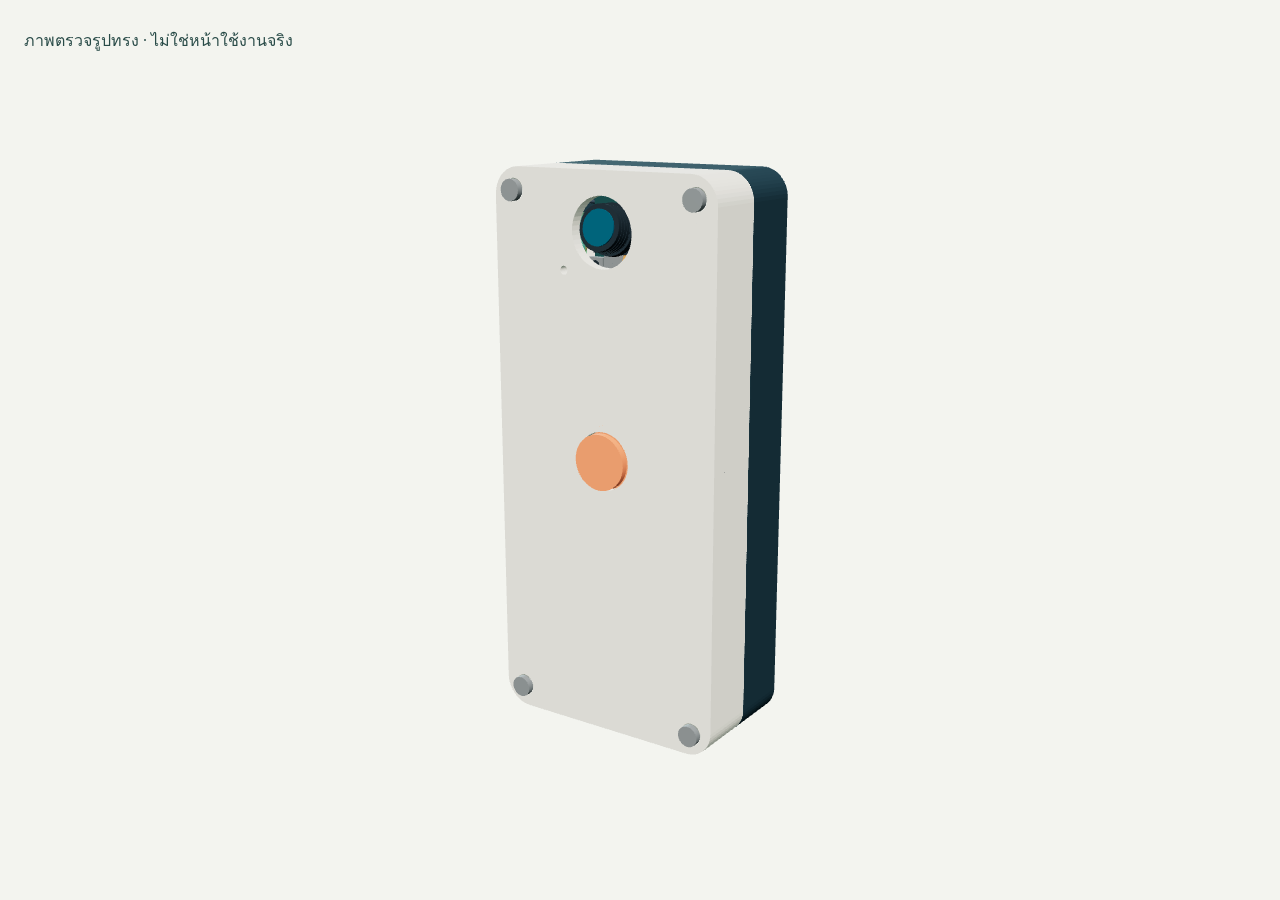
<file: case3d/work/preview-local.html>
<!doctype html><html lang="th"><meta charset="utf-8"><title>ภาพตรวจโมเดลภายในเครื่อง</title><style>body{margin:0;background:#f3f4ef}canvas{display:block}p{position:absolute;top:12px;left:24px;font:16px Tahoma;color:#294b48}</style><p>ภาพตรวจรูปทรง · ไม่ใช่หน้าใช้งานจริง</p><script src="config.js"></script><script type="module">
import * as THREE from './vendor/three.module.js';import {makeShell} from './shell-geometry.js';
const {buildDevice}=new Function('THREE','CONFIG','makeShell',await(await fetch('model.js')).text()+'\nreturn {buildDevice};')(THREE,window.CONFIG,makeShell);
const state={version:'v2',variant:'clip',battery:1200,angle:10,fov:false},scene=new THREE.Scene(),camera=new THREE.PerspectiveCamera(36,innerWidth/innerHeight,.1,2000),renderer=new THREE.WebGLRenderer({antialias:true});renderer.setSize(innerWidth,innerHeight);renderer.setClearColor('#f3f4ef');renderer.outputColorSpace=THREE.SRGBColorSpace;renderer.toneMapping=THREE.ACESFilmicToneMapping;document.body.append(renderer.domElement);scene.add(new THREE.HemisphereLight('#ffffff','#75847c',2.6));const light=new THREE.DirectionalLight('#fff8ed',3.1);light.position.set(90,180,160);scene.add(light);const fill=new THREE.DirectionalLight('#bce3e4',1.9);fill.position.set(-150,40,-100);scene.add(fill);
let device;function rebuild(view='iso'){if(device){device.root.traverse(o=>{o.geometry?.dispose();});scene.remove(device.root);}device=buildDevice(state,false);scene.add(device.root);if(view==='solder'){device.parts.front.visible=device.parts.cap.visible=device.parts.hardware.visible=false;device.root.traverse(o=>{if(o.userData.sense||o.userData.ribbon||o.name==='v2-sd-foam')o.visible=false;});camera.position.set(-30,device.p.boardY+14,62);camera.lookAt(-4,device.p.boardY-1,-3);}else if(view==='inside'){device.parts.front.visible=device.parts.cap.visible=device.parts.hardware.visible=false;camera.position.set(75,55,155);camera.lookAt(0,0,0);}else if(view==='front'){const y=device.p.boardY+1;camera.position.set(0,y,175);camera.lookAt(0,y,0);}else{camera.position.set(135,65,200);camera.lookAt(0,0,0);}renderer.render(scene,camera);}
rebuild();window.__viewer={state,renderer,rebuild,get device(){return device;}};window.__viewerReady=true;
</script></html>
</file>
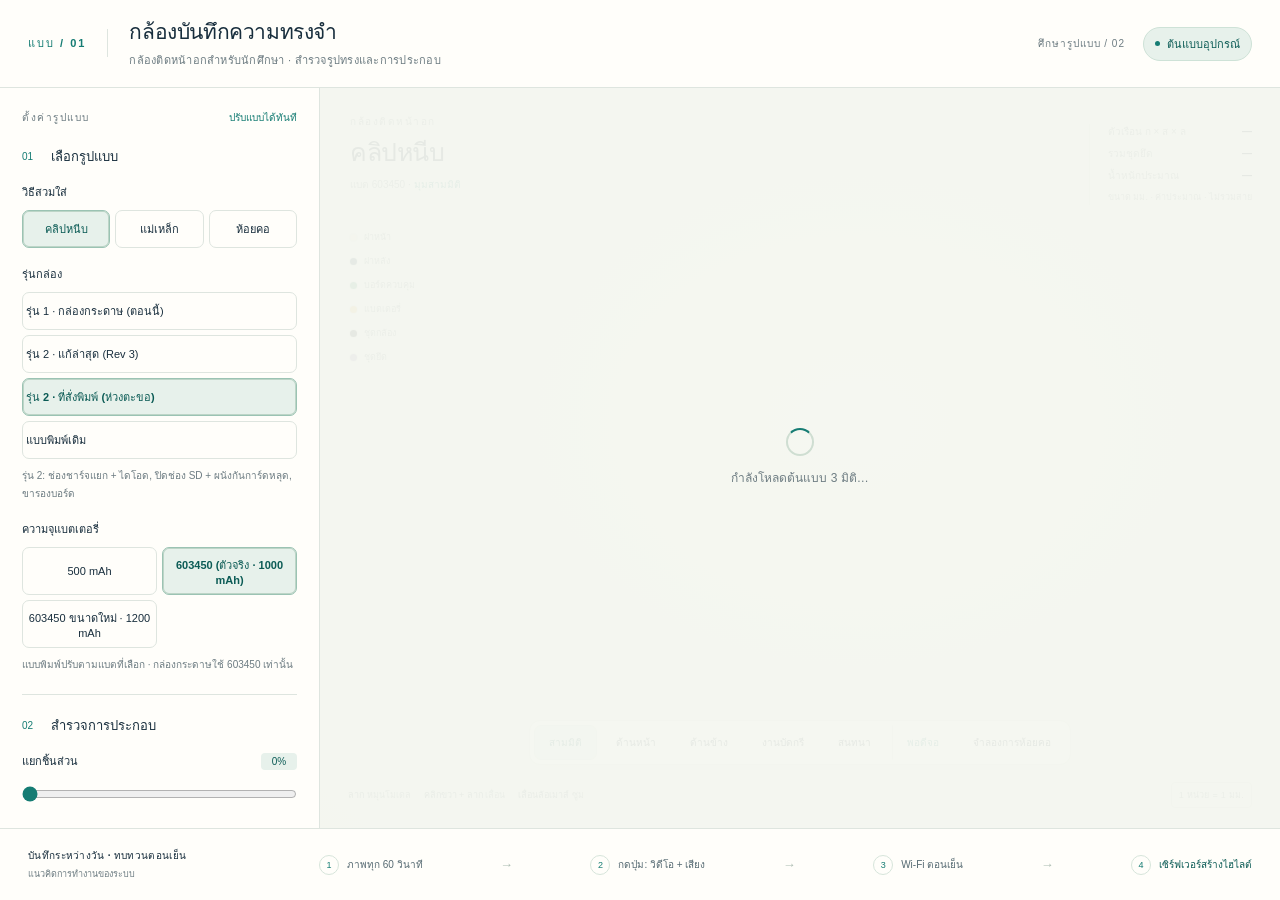
<file: case3d/work/ui-shell.html>
<!doctype html>
<html lang="th">
<head>
  <meta charset="utf-8">
  <meta name="viewport" content="width=device-width, initial-scale=1">
  <meta name="color-scheme" content="light">
  <title>กล้องบันทึกความทรงจำ — ต้นแบบติดหน้าอก</title>
  <!-- CONFIG_INSERT -->
  <style>
    :root{--paper:#f7f8f4;--panel:#fffefa;--ink:#182e3d;--muted:#6d7c82;--line:#dee5df;--teal:#157c73;--teal-dark:#0b5b55;--teal-soft:#e7f1eb;--amber:#a37332;--radius:12px;--shadow:0 5px 20px #18352d08;font-family:"Segoe UI",Tahoma,sans-serif;color:var(--ink);background:var(--paper);font-synthesis:none}
    select{width:100%;min-height:40px;margin-bottom:14px;border:1px solid #ccd6cf;background:#fffefa;border-radius:5px;font:12px Tahoma}.dimension-label{font-size:10px!important;padding:3px 5px!important;border-color:#8ba9af!important;box-shadow:none!important}.joint-label{font-size:11px!important;padding:3px 7px!important;border:1.5px solid #2f7a52!important;background:#f3fbf5!important;color:#1d4d35!important;font-weight:600}.joint-label.todo{border:1.5px dashed #c98a00!important;background:#fff8e8!important;color:#7a5600!important}.joint-label.dead{border-color:#c0392b!important;background:#fdf0ee!important;color:#a12a1d!important}.solder-list{margin-top:12px;font-size:11px;line-height:1.6}.solder-list h3{font-size:12px;margin:0 0 6px}.solder-list ol{margin:0;padding-left:20px}.solder-list li{margin-bottom:3px}.solder-list .todo{color:#7a5600}.solder-list .dead{color:#a12a1d}.check-label{min-height:28px}input[type="range"]{min-height:20px}
    *{box-sizing:border-box}body{margin:0}button,input,summary{font:inherit}button{color:inherit;cursor:pointer}button:disabled{cursor:default;opacity:.5}button:focus-visible,input:focus-visible,summary:focus-visible{outline:3px solid #43a998;outline-offset:3px}button{touch-action:manipulation}button:focus:not(:focus-visible){outline:none}button:hover{border-color:#86b4a5}button:active{transform:translateY(1px)}button,summary{ -webkit-tap-highlight-color:transparent}button{transition:background .15s,border-color .15s,box-shadow .15s}h1,h2,h3,p{margin:0}small{font-size:11px}.app{min-height:100vh;min-height:100dvh;display:flex;flex-direction:column}
    .topbar{height:88px;flex:none;display:flex;align-items:center;justify-content:space-between;padding:0 28px;border-bottom:1px solid var(--line);background:var(--panel);gap:20px}.brand-line{display:flex;align-items:center;gap:21px}.edition{font-size:11px;letter-spacing:2px;font-weight:700;white-space:nowrap;border-right:1px solid var(--line);padding-right:21px;line-height:28px;color:var(--teal)}h1{font-size:21px;line-height:1.3;font-weight:600;letter-spacing:-.4px}.subtitle{font-size:11px;margin-top:5px;color:var(--muted);letter-spacing:.25px}.top-meta{display:flex;align-items:center;gap:18px}.prototype-badge{display:inline-flex;align-items:center;gap:7px;background:var(--teal-soft);border:1px solid #cee2d7;color:var(--teal-dark);padding:7px 11px;border-radius:100px;white-space:nowrap;font-size:11px;font-weight:600}.prototype-badge::before{content:"";width:5px;height:5px;background:var(--teal);border-radius:50%}.revision{font-size:10px;color:var(--muted);letter-spacing:1px}
    .workspace{display:grid;grid-template-columns:320px minmax(0,1fr);height:calc(100vh - 160px);height:calc(100dvh - 160px);min-height:530px;flex:1}.sidebar{background:var(--panel);border-right:1px solid var(--line);padding:22px 22px 24px;overflow-y:auto;scrollbar-width:thin;scrollbar-color:#c9d5ce transparent}.side-heading{display:flex;align-items:center;justify-content:space-between;margin-bottom:21px}.eyebrow{font-size:10px;font-weight:700;letter-spacing:1.5px;color:var(--muted)}.editable-tag{font-size:10px;color:var(--teal);font-weight:600}.control-section{border-top:1px solid var(--line);padding:20px 0}.control-section:first-of-type{padding-top:0;border:0}.section-heading{display:flex;gap:9px;align-items:center;margin-bottom:16px}.section-index{font-size:10px;line-height:20px;color:var(--teal);width:20px}.section-heading h2{font-size:13px;font-weight:600}.field-label{display:block;font-size:11px;font-weight:600;margin-bottom:9px}.segmented{display:grid;grid-template-columns:repeat(3,1fr);gap:5px}.segmented.two{grid-template-columns:repeat(2,1fr)}.segmented button{min-height:38px;border:1px solid var(--line);border-radius:7px;background:#fffefa;padding:8px 3px;font-size:11px}.segmented button.active,.segmented button[aria-pressed="true"]{background:var(--teal-soft);border-color:#9bc3b3;color:var(--teal-dark);font-weight:600;box-shadow:inset 0 0 0 1px #bdd5c7}.battery-field{margin-top:17px}.field-note{font-size:10px;color:var(--muted);line-height:1.65;margin-top:8px}.slider-row{display:flex;justify-content:space-between;align-items:center;font-size:11px;margin-bottom:8px}.slider-row output{font-variant-numeric:tabular-nums;font-size:10px;color:var(--teal-dark);background:var(--teal-soft);border-radius:4px;padding:3px 6px;min-width:36px;text-align:center}input[type="range"]{width:100%;height:4px;accent-color:var(--teal);cursor:pointer;margin:6px 0 8px}.slider-field+.slider-field{margin-top:20px}.toggle-grid{margin-top:20px;display:grid;grid-template-columns:1fr 1fr;gap:13px 6px}.check-label{display:flex;align-items:center;gap:7px;font-size:10px;cursor:pointer;line-height:1.5}.check-label input{accent-color:var(--teal);width:13px;height:13px;flex:none;margin:0}.export-grid{display:grid;grid-template-columns:1fr 1fr;gap:6px}.export-grid button{display:flex;align-items:center;justify-content:space-between;text-align:left;border:1px solid var(--line);background:#fffefa;padding:9px;border-radius:7px;font-size:10px}.export-grid button::after{content:"↓";font-size:14px;color:var(--teal);line-height:1}.export-meta{font-size:9px;color:var(--muted);line-height:1.7;margin:10px 0 0}.warning{margin:16px 0 0;padding:10px 11px;border-radius:8px;background:#f8f0e2;border:1px solid #ead9ba;color:#80612f;font-size:10px;line-height:1.75}.warning strong{font-weight:600}.help{border-top:1px solid var(--line);padding-top:15px}.help summary{list-style:none;cursor:pointer;font-size:11px;font-weight:600;display:flex;align-items:center;justify-content:space-between}.help summary::-webkit-details-marker{display:none}.help summary::after{content:"+";font-size:16px;font-weight:400;color:var(--muted)}.help[open] summary::after{content:"−"}.help-copy{font-size:10px;line-height:1.85;color:var(--muted);margin-top:10px}.help-copy p+p{margin-top:9px}.help-copy code{font-family:Consolas,monospace;font-size:10px;color:var(--teal-dark)}
    .stage{position:relative;overflow:hidden;isolation:isolate;min-width:0;background:radial-gradient(ellipse at 56% 45%,#fffefa 0%,#f3f5f0 64%,#eaf0e9 100%)}#viewport{position:absolute;inset:0;z-index:0;touch-action:none}#viewport canvas{display:block;width:100%;height:100%;outline:none}.stage-top{position:absolute;top:26px;left:30px;right:28px;display:flex;justify-content:space-between;align-items:flex-start;gap:18px;z-index:2;pointer-events:none}.stage-caption h2{font-size:25px;font-weight:400;letter-spacing:-.5px;line-height:1.35;margin-top:7px}.stage-caption h2 span{font-size:12px;font-weight:400;margin-left:7px;color:var(--muted)}.stage-caption .view-caption{margin-top:7px;font-size:10px;color:var(--muted)}.stage-caption #viewName{color:var(--teal)}.dimensions{display:grid;grid-template-columns:auto auto;gap:7px 16px;border-left:1px solid #cfdbd1;padding-left:18px;font-size:10px;line-height:1.5}.dimensions dt{color:var(--muted)}.dimensions dd{margin:0;text-align:right;font-variant-numeric:tabular-nums;font-weight:600;white-space:nowrap}.dimensions .dimension-note{grid-column:1/-1;font-size:9px;color:var(--muted);text-align:right;font-weight:400;margin-top:1px}.legend{position:absolute;top:142px;left:30px;z-index:2;display:flex;flex-direction:column;gap:10px;pointer-events:none}.legend-item{display:flex;align-items:center;gap:7px;font-size:9px;color:var(--muted)}.legend-dot{width:7px;height:7px;display:inline-block;border-radius:50%;box-shadow:0 0 0 1px #18352d18}.front-dot{background:#eae5d8}.back-dot{background:#203f52}.board-dot{background:#27875d}.battery-dot{background:#dcb04e}.camera-dot{background:#22262b}.mount-dot{background:#8678a8}.stage-bottom{position:absolute;bottom:20px;left:28px;right:28px;z-index:3;display:flex;flex-direction:column;gap:17px;pointer-events:none}.view-controls{display:flex;gap:4px;align-self:center;background:#fffefaeF;border:1px solid #dce4db;box-shadow:var(--shadow);border-radius:11px;padding:4px;pointer-events:auto}.view-controls button{border:1px solid transparent;border-radius:7px;background:transparent;padding:9px 14px;font-size:10px;white-space:nowrap}.view-controls button.active,.view-controls button[aria-pressed="true"]{color:var(--teal-dark);background:var(--teal-soft);border-color:#d7e6db;font-weight:600}.view-controls button:hover{background:#edf2eb}.view-controls button[data-view="fit"]{border-left:1px solid var(--line);border-radius:0 7px 7px 0;margin-left:2px;color:var(--teal)}.canvas-footer{display:flex;justify-content:space-between;align-items:center;gap:12px;color:var(--muted);font-size:9px}.mouse-hint{display:flex;gap:13px;flex-wrap:wrap}.mouse-hint span{white-space:nowrap}.mouse-hint b{font-weight:500;color:#50636d}.scale-badge{font-size:9px;letter-spacing:.25px;border:1px solid #cddad0;border-radius:4px;background:#f8faf580;padding:5px 7px;white-space:nowrap}.load-overlay{position:absolute;inset:0;z-index:5;display:flex;flex-direction:column;align-items:center;justify-content:center;gap:12px;color:var(--muted);font-size:12px;background:#f5f7f0ee;line-height:1.7;text-align:center;padding:30px;pointer-events:none}.load-overlay::before{content:"";width:24px;height:24px;border:2px solid #cfded2;border-top-color:var(--teal);border-radius:50%;animation:spin 1s linear infinite}@keyframes spin{to{transform:rotate(360deg)}}#loadStatus[hidden]{display:none}.toast{position:absolute;z-index:6;bottom:112px;left:50%;transform:translateX(-50%);max-width:calc(100% - 40px);border-radius:8px;background:#18382f;color:#fff;padding:10px 15px;font-size:11px;line-height:1.7;box-shadow:0 4px 15px #142a3020;text-align:center;pointer-events:none}.toast:empty{display:none}
    .workflow{min-height:72px;display:flex;align-items:center;background:var(--panel);border-top:1px solid var(--line);padding:14px 28px;gap:26px;flex:none}.workflow-label{width:265px;flex:none}.workflow-label strong{display:block;font-size:10px;font-weight:600;letter-spacing:.3px}.workflow-label span{display:block;font-size:9px;color:var(--muted);margin-top:4px}.flow-steps{display:flex;align-items:center;justify-content:space-between;flex:1;max-width:1000px;gap:9px}.flow-step{display:flex;align-items:center;gap:8px;font-size:10px;white-space:nowrap;color:#566a72}.flow-num{font-size:9px;color:var(--teal);border:1px solid #d7e5db;border-radius:50%;width:20px;height:20px;display:inline-flex;align-items:center;justify-content:center}.flow-arrow{color:#adbdb2;font-size:13px}.flow-step:last-child{color:var(--teal-dark)}
    @media(min-width:1500px){.stage-top{top:32px;left:40px;right:38px}.stage-caption h2{font-size:30px}.legend{left:40px;top:155px}.stage-bottom{left:38px;right:38px}}
    @media(max-width:1120px){.revision{display:none}.dimensions{gap:6px 10px;font-size:9px;padding-left:12px}.stage-top{left:23px;right:21px}.stage-caption h2{font-size:21px}.legend{left:23px}.workflow{gap:20px;padding:14px 22px}.workflow-label{width:278px}.flow-step{font-size:9px;gap:5px}.flow-num{display:none}.flow-steps{gap:7px}.stage-bottom{left:20px;right:20px}.mouse-hint{gap:8px}.mouse-hint span:last-child{display:none}.view-controls button{padding:9px 11px}}
    @media(max-width:850px){.topbar{height:80px;padding:0 19px}.edition{font-size:9px;padding-right:15px}.brand-line{gap:15px}h1{font-size:18px}.subtitle{font-size:10px}.workspace{grid-template-columns:285px minmax(0,1fr);height:calc(100dvh - 152px)}.sidebar{padding:20px 18px}.stage-top{display:block}.dimensions{position:absolute;top:100px;right:0;gap:6px 9px;max-width:240px}.stage-caption h2{font-size:23px}.legend{top:245px;gap:8px}.view-controls button{padding:8px;font-size:9px}.mouse-hint{font-size:8px}.mouse-hint span:nth-child(2){display:none}.workflow-label{width:245px}.workflow-label strong{font-size:9px}.flow-steps{flex-wrap:wrap;justify-content:flex-start;column-gap:12px;row-gap:4px}}
    @media(max-width:650px){.app{min-height:100dvh}.topbar{height:auto;min-height:80px;padding:16px;align-items:flex-start;gap:10px}.edition{padding-right:10px;font-size:8px;letter-spacing:1px}.brand-line{gap:10px}.subtitle{font-size:9px;max-width:230px}.top-meta{padding-top:1px}.prototype-badge{font-size:9px;padding:5px 7px;gap:4px}h1{font-size:17px}.workspace{display:flex;flex-direction:column;height:auto;min-height:0;flex:none}.stage{order:0;min-height:490px;height:62vh;max-height:720px;border-bottom:1px solid var(--line)}.sidebar{order:1;overflow:visible;border-right:none;padding:23px 23px 26px}.side-heading{margin-bottom:23px}.control-section{padding:22px 0}.segmented button{font-size:12px;min-height:43px}.check-label{font-size:11px}.field-label,.slider-row{font-size:12px}.toggle-grid{gap:16px}.export-grid button{font-size:11px;padding:11px}.stage-top{left:20px;right:20px;top:21px;display:flex}.stage-caption h2{font-size:22px;margin-top:5px}.stage-caption h2 span{font-size:10px}.dimensions{position:static;max-width:none;border-left:none;padding-left:0;font-size:8px;gap:4px 7px;margin-top:1px}.dimension-note{max-width:150px}.legend{top:117px;left:21px;font-size:8px;gap:8px}.legend-item{font-size:8px}.legend-dot{width:6px;height:6px}.stage-bottom{left:18px;right:18px;bottom:17px;gap:15px}.view-controls button{padding:9px 12px;font-size:10px}.mouse-hint{font-size:8px}.mouse-hint span:nth-child(2){display:initial}.workflow{padding:17px 23px;display:block;min-height:100px}.workflow-label{width:auto;display:flex;align-items:baseline;gap:9px;margin-bottom:12px}.workflow-label strong{font-size:10px}.workflow-label span{font-size:9px;margin:0}.flow-steps{gap:7px;justify-content:space-between;flex-wrap:nowrap}.flow-step{font-size:8px;gap:0}.flow-arrow{font-size:10px}.help-copy,.warning,.export-meta,.field-note{font-size:11px}.toast{bottom:108px}.load-overlay{font-size:11px}}
    @media(max-width:390px){.topbar{padding:14px 12px}.edition{display:none}h1{font-size:16px}.stage{min-height:460px}.stage-caption h2{font-size:19px}.stage-top{left:17px;right:17px}.dimensions{font-size:7px}.view-controls button{padding:9px}.flow-step{font-size:7px}.flow-arrow{font-size:9px}.prototype-badge{font-size:8px}}
    @media(prefers-reduced-motion:reduce){*{animation-duration:0s!important;transition:none!important}}
  
    @media(min-width:681px){.app{height:100dvh;min-height:660px}.workspace{flex:1 1 0;height:auto;min-height:0}.sidebar{min-height:0}.stage{min-height:0}.workflow{flex:none}}
    .toast:not(.visible){display:none}.toast.visible{transform:translateX(-50%)}
  .versions{display:flex;flex-direction:column}.versions button{text-align:left;white-space:normal}button:disabled{opacity:.45;cursor:not-allowed}.view-controls{max-width:100%;overflow-x:auto}.field-note{line-height:1.8}</style>
</head>
<body>
<div class="app">
  <header class="topbar">
    <div class="brand-line">
      <div class="edition">แบบ / 01</div>
      <div><h1>กล้องบันทึกความทรงจำ</h1><p class="subtitle">กล้องติดหน้าอกสำหรับนักศึกษา · สำรวจรูปทรงและการประกอบ</p></div>
    </div>
    <div class="top-meta"><span class="revision">ศึกษารูปแบบ / 02</span><span class="prototype-badge">ต้นแบบอุปกรณ์</span></div>
  </header>
  <main class="workspace">
    <aside class="sidebar" aria-label="ตั้งค่าต้นแบบ">
      <div class="side-heading"><span class="eyebrow">ตั้งค่ารูปแบบ</span><span class="editable-tag">ปรับแบบได้ทันที</span></div>
      <section class="control-section" aria-labelledby="configurationHeading">
        <div class="section-heading"><span class="section-index">01</span><h2 id="configurationHeading">เลือกรูปแบบ</h2></div>
        <span class="field-label" id="mountLabel">วิธีสวมใส่</span>
        <div class="segmented" role="group" aria-labelledby="mountLabel">
          <button type="button" data-variant="clip" class="active" aria-pressed="true">คลิปหนีบ</button>
          <button type="button" data-variant="magnet" aria-pressed="false">แม่เหล็ก</button>
          <button type="button" data-variant="pendant" aria-pressed="false">ห้อยคอ</button>
        </div>
        <div class="battery-field">
          <span class="field-label" id="versionLabel">รุ่นกล่อง</span>
          <div class="segmented versions" role="group" aria-labelledby="versionLabel">
            <button type="button" data-version="v1" aria-pressed="false">รุ่น 1 · กล่องกระดาษ (ตอนนี้)</button>
            <button type="button" data-version="v2" aria-pressed="false">รุ่น 2 · แก้ล่าสุด (Rev 3)</button>
            <button type="button" data-version="v2p" class="active" aria-pressed="true">รุ่น 2 · ที่สั่งพิมพ์ (ห่วงตะขอ)</button>
            <button type="button" data-version="legacy" aria-pressed="false">แบบพิมพ์เดิม</button>
          </div>
          <p class="field-note" id="versionNote" aria-live="polite">รุ่น 2: ช่องชาร์จแยก + ไดโอด, ปิดช่อง SD + ผนังกันการ์ดหลุด, ขารองบอร์ด</p>
          <details id="estimateDetails" class="help" style="margin-top:10px" hidden><summary>ค่าประมาณจากภาพ</summary><p id="estimateNote" class="help-copy" style="white-space:pre-line"></p></details>
        </div>
        <div class="battery-field">
          <span class="field-label" id="batteryLabel">ความจุแบตเตอรี่</span>
          <div class="segmented two" role="group" aria-labelledby="batteryLabel">
            <button type="button" data-battery="500" aria-pressed="false">500 mAh</button>
            <button type="button" data-battery="1000" class="active" aria-pressed="true">603450 (ตัวจริง · 1000 mAh)</button>
            <button type="button" data-battery="1200" aria-pressed="false">603450 ขนาดใหม่ · 1200 mAh</button>
          </div>
          <p class="field-note">แบบพิมพ์ปรับตามแบตที่เลือก · กล่องกระดาษใช้ 603450 เท่านั้น</p>
        </div>
      </section>
      <section class="control-section" aria-labelledby="inspectionHeading">
        <div class="section-heading"><span class="section-index">02</span><h2 id="inspectionHeading">สำรวจการประกอบ</h2></div>
        <div class="slider-field">
          <div class="slider-row"><label for="explode">แยกชิ้นส่วน</label><output id="explodeValue" for="explode">0%</output></div>
          <input id="explode" type="range" min="0" max="100" value="0" step="1" aria-label="ระดับการแยกชิ้นส่วน">
        </div>
        <div class="slider-field">
          <div class="slider-row"><label for="angle">มุมเงยกล้อง</label><output id="angleValue" for="angle">10°</output></div>
          <input id="angle" type="range" min="0" max="20" value="10" step="1" aria-label="มุมเงยกล้องเป็นองศา">
        </div>
        <div class="toggle-grid">
          <label class="check-label"><input id="openFront" type="checkbox">เปิดฝาหน้า (ด้านกล้อง)</label>
          <label class="check-label"><input id="dimensions" type="checkbox">เส้นบอกขนาด</label>
          <label class="check-label"><input id="labels" type="checkbox">ชื่อชิ้นส่วน</label>
          <label class="check-label"><input id="transparent" type="checkbox">ตัวเรือนโปร่งใส</label>
          <label class="check-label"><input id="fov" type="checkbox">ขอบเขตภาพ</label>
          <label class="check-label"><input id="torso" type="checkbox">แสดงลำตัว</label>
        </div>
      </section>
      <div class="control-section">
        <p class="field-note" id="dimensionNote" hidden></p>
        <p class="warning" id="gapNote" aria-live="polite"></p>
        <p class="field-note" id="wiringNote"></p>
        <div id="solderList" class="solder-list" hidden></div>
      </div>
      <details class="help" open><summary>รายการชิ้นส่วน</summary><div id="partsList" class="help-copy" style="white-space:pre-line"></div><p class="field-note">ขนาดย่อยเป็นค่าประมาณ ไม่ได้วัด</p></details>
      <section class="control-section" aria-labelledby="exportHeading">
        <div class="section-heading"><span class="section-index">03</span><h2 id="exportHeading">ส่งออกชิ้นส่วน</h2></div>
        <div class="export-grid" role="group" aria-labelledby="exportHeading">
          <button type="button" data-export="front">ฝาหน้า</button>
          <button type="button" data-export="back">ฝาหลัง</button>
          <button type="button" data-export="mount">ชุดยึด</button>
          <button type="button" data-export="cap">ฝาปุ่มกด</button>
        </div>
        <p class="export-meta"><a href="../print/v2/index.html" target="_blank" rel="noopener">ไฟล์สำหรับพิมพ์ 3D (รุ่น 2)</a></p>
        <p class="export-meta" id="exportNote" aria-live="polite">STL · หน่วยมิลลิเมตร · เฉพาะชิ้นส่วนตัวเรือน<br>ไฟล์เป็นแบบประมาณทางวิศวกรรม ไม่รวมอุปกรณ์อิเล็กทรอนิกส์</p>
        <p class="warning"><strong>ต้องวัดอุปกรณ์จริงก่อนพิมพ์</strong><br>ตรวจตำแหน่งเลนส์ พอร์ต แบตเตอรี่ และระยะเผื่อการประกอบทุกครั้ง</p>
      </section>
      <details class="help">
        <summary>ข้อกำหนดและวิธีใช้งาน</summary>
        <div class="help-copy">
          <p>เปิดไฟล์ HTML ในเบราว์เซอร์โดยเชื่อมต่ออินเทอร์เน็ต เพื่อโหลดไลบรารีแสดงผล 3 มิติ</p>
          <p>ปรับค่า <code>CONFIG</code> ในส่วนต้นไฟล์ให้ตรงกับขนาดบอร์ด ชุดกล้อง แบตเตอรี่ และอุปกรณ์ยึดที่วัดได้จริงก่อนผลิต</p>
          <p>กล่องกระดาษใช้สาย USB จากบอร์ดออกด้านบน รุ่น 2 เสนอช่องชาร์จแยกด้านล่างพร้อมไดโอด ต้องวัดพอร์ตและทางเดินสายจริง</p>
          <p>รุ่น 2 ปิดช่อง SD ด้านข้างและเพิ่มโฟมกันเลื่อน ต้องเปิดฝาเพื่อถอดการ์ด ส่วนแบบพิมพ์เดิมมีช่องข้าง · LED ใช้ไม่ได้เพราะ GPIO21 ร่วมกับ SD</p>
          <p>มุมมองและตัวเลขในแบบมีไว้ประเมินแนวคิด ต้องตรวจการประกอบและความแข็งแรงของชิ้นงานจริง</p>
        </div>
      </details>
    </aside>
    <section class="stage" aria-label="มุมมองต้นแบบสามมิติ">
      <div id="viewport" aria-label="โมเดลกล้องสามมิติแบบหมุนและซูมได้"></div>
      <div class="stage-top">
        <div class="stage-caption"><p class="eyebrow">กล้องติดหน้าอก</p><h2 id="variantName">คลิปหนีบ</h2><p class="view-caption"><span id="batteryName">แบต 603450</span> · <span id="viewName">มุมสามมิติ</span></p></div>
        <dl class="dimensions" aria-label="ขนาดและน้ำหนักโดยประมาณ">
          <dt>ตัวเรือน ก × ส × ล</dt><dd id="dims">—</dd>
          <dt>รวมชุดยึด</dt><dd id="mountDims">—</dd>
          <dt>น้ำหนักประมาณ</dt><dd id="mass">—</dd>
          <dd class="dimension-note">ขนาด มม. · ค่าประมาณ · ไม่รวมสาย</dd>
        </dl>
      </div>
      <div class="legend" aria-label="สีของชิ้นส่วน">
        <span class="legend-item"><i class="legend-dot front-dot"></i>ฝาหน้า</span>
        <span class="legend-item"><i class="legend-dot back-dot"></i>ฝาหลัง</span>
        <span class="legend-item"><i class="legend-dot board-dot"></i>บอร์ดควบคุม</span>
        <span class="legend-item"><i class="legend-dot battery-dot"></i>แบตเตอรี่</span>
        <span class="legend-item"><i class="legend-dot camera-dot"></i>ชุดกล้อง</span>
        <span class="legend-item"><i class="legend-dot mount-dot"></i>ชุดยึด</span>
      </div>
      <div class="stage-bottom">
        <nav class="view-controls" aria-label="เลือกมุมมอง">
          <button type="button" data-view="iso" class="active" aria-pressed="true">สามมิติ</button>
          <button type="button" data-view="front" aria-pressed="false">ด้านหน้า</button>
          <button type="button" data-view="side" aria-pressed="false">ด้านข้าง</button>
          <button type="button" data-view="solder" aria-pressed="false">งานบัดกรี</button>
          <button type="button" data-view="conversation" aria-pressed="false">สนทนา</button>
          <button type="button" data-view="fit" title="จัดโมเดลให้พอดีกับหน้าจอ">พอดีจอ</button>
          <button type="button" id="pendantModeToggle" aria-pressed="false">จำลองการห้อยคอ</button>
        </nav>
        <div class="canvas-footer"><div class="mouse-hint"><span><b>ลาก</b> หมุนโมเดล</span><span><b>คลิกขวา + ลาก</b> เลื่อน</span><span><b>เลื่อนล้อเมาส์</b> ซูม</span></div><span class="scale-badge">1 หน่วย = 1 มม.</span></div>
      </div>
      <section id="pendantPanel" class="pendant-panel" hidden aria-label="ตัวควบคุมการจำลองการห้อยคอ">
        <header class="pendant-panel-heading"><div><p class="eyebrow">ข้อมูลจากการจำลอง</p><h2>การห้อยคอและการพลิกของกล่อง</h2></div><button type="button" id="pendantExit">ออกจากโหมด</button></header>
        <div class="pendant-clips" role="group" aria-label="เลือกคลิปจำลอง">
          <label>แบบ<select id="pendantDesign" aria-label="แบบที่จะจำลอง"></select></label>
          <label>เทียบกับ<select id="pendantCompareDesign" aria-label="แบบที่ใช้เทียบ"></select></label>
          <label>ท่าทาง<select id="pendantScenario" aria-label="ท่าทางของคนใส่"></select></label>
          <label>ระยะห้อย<select id="pendantDrop" aria-label="ระยะห้อยจากคอ"></select></label>
        </div>
        <div class="pendant-playback">
          <button type="button" id="pendantPlay">หยุด</button>
          <label for="pendantSpeed">ความเร็ว</label>
          <select id="pendantSpeed" aria-label="ความเร็วแอนิเมชัน"><option value="0.25">0.25×</option><option value="0.5">0.5×</option><option value="1" selected>1×</option></select>
          <label class="pendant-time-label" for="pendantTime">เวลา</label>
          <input id="pendantTime" type="range" min="0" max="1000" step="1" value="0" aria-label="เลื่อนเวลาในคลิป">
          <output id="pendantTimeValue" for="pendantTime">0.00 วินาที</output>
        </div>
        <div id="pendantStats" class="pendant-stats" aria-live="polite"></div>
        <p id="pendantFlip" class="pendant-flip" aria-live="polite"></p>
        <p id="pendantNote" class="pendant-note"></p>
      </section>
      <div id="loadStatus" class="load-overlay" role="status">กำลังโหลดต้นแบบ 3 มิติ…</div>
      <div id="status" class="toast" role="status" aria-live="polite" aria-atomic="true"></div>
    </section>
  </main>
  <footer class="workflow" aria-label="แนวคิดการทำงานของอุปกรณ์">
    <div class="workflow-label"><strong>บันทึกระหว่างวัน · ทบทวนตอนเย็น</strong><span>แนวคิดการทำงานของระบบ</span></div>
    <div class="flow-steps">
      <span class="flow-step"><span class="flow-num">1</span>ภาพทุก 60 วินาที</span><span class="flow-arrow" aria-hidden="true">→</span>
      <span class="flow-step"><span class="flow-num">2</span>กดปุ่ม: วิดีโอ + เสียง</span><span class="flow-arrow" aria-hidden="true">→</span>
      <span class="flow-step"><span class="flow-num">3</span>Wi-Fi ตอนเย็น</span><span class="flow-arrow" aria-hidden="true">→</span>
      <span class="flow-step"><span class="flow-num">4</span>เซิร์ฟเวอร์สร้างไฮไลต์</span>
    </div>
  </footer>
</div>
<!-- PENDANT_CLIPS_INSERT -->
<!-- THREE_MODULE_INSERT -->
</body>
</html>
</file>
